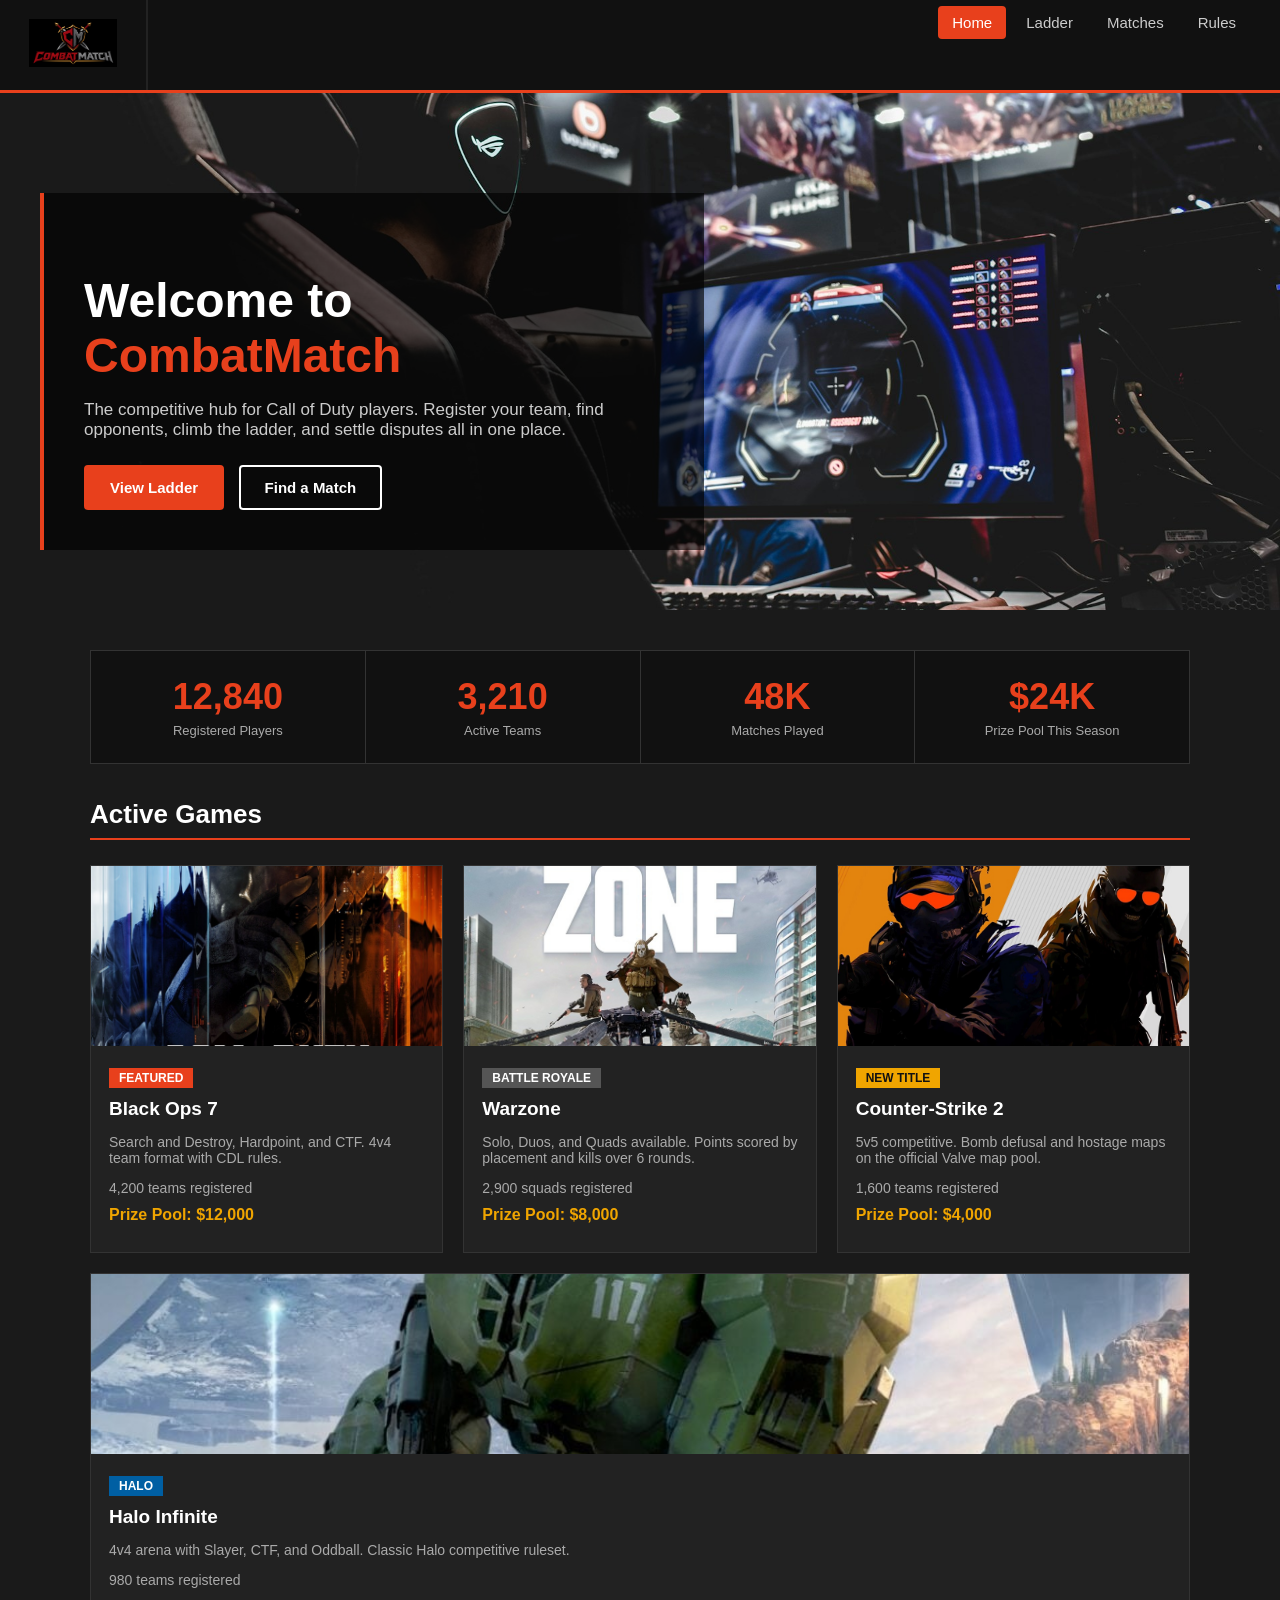
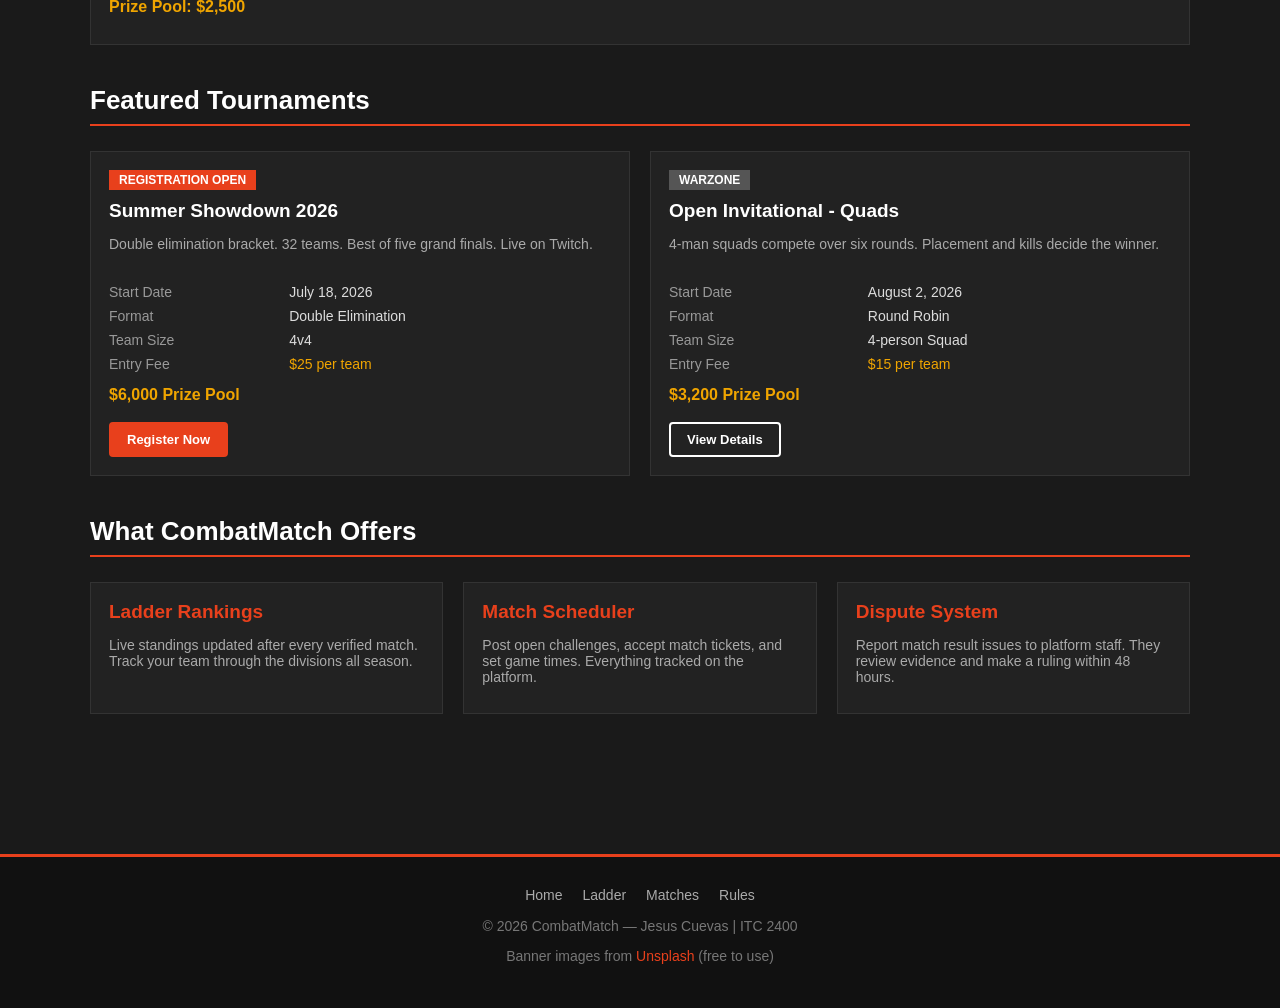
<file: index.html>
<!DOCTYPE html>
<html lang="en">
<head>
    <meta charset="UTF-8">
    <meta name="viewport" content="width=device-width, initial-scale=1.0">
    <title>CombatMatch - Home</title>
    <link rel="stylesheet" href="stylesheets/style.css">
</head>
<body>

<!-- Navigation -->
<header>
    <nav class="navbar">
        <div class="logo-col"><a href="index.html" class="logo"><img src="images/logo.jpg" alt="CombatMatch" style="height: 48px; width: auto;"></a></div><div class="nav-area"><ul>
        <li><a href="index.html" class="active">Home</a></li>
        <li><a href="ladder.html">Ladder</a></li>
        <li><a href="matches.html">Matches</a></li>
        <li><a href="rules.html">Rules</a></li>
    </ul></div></nav>
</header>

<!-- hero banner -->
<section class="hero">
    <div class="hero-overlay">
        <h1>Welcome to <span>CombatMatch</span></h1>
        <p>The competitive hub for Call of Duty players. Register your team, find opponents, climb the ladder, and settle disputes all in one place.</p>
        <a href="ladder.html" class="btn">View Ladder</a>
        <a href="matches.html" class="btn btn-outline">Find a Match</a>
    </div>
</section>

<main class="content">

    <!-- stats bar at top -->
    <div class="stats-bar" style="margin-bottom: 35px;">
        <div class="stat-box">
            <span class="number">12,840</span>
            <span class="label">Registered Players</span>
        </div>
        <div class="stat-box">
            <span class="number">3,210</span>
            <span class="label">Active Teams</span>
        </div>
        <div class="stat-box">
            <span class="number">48K</span>
            <span class="label">Matches Played</span>
        </div>
        <div class="stat-box">
            <span class="number">$24K</span>
            <span class="label">Prize Pool This Season</span>
        </div>
    </div>

    <h2 class="section-title">Active Games</h2>

    <!-- game cards  -->
    <div class="card-grid">

        <article class="card">
            <img src="images/bo7.jpg" alt="Black Ops 7">
            <div class="card-body">
                <span class="tag">Featured</span>
                <h3>Black Ops 7</h3>
                <p>Search and Destroy, Hardpoint, and CTF. 4v4 team format with CDL rules.</p>
                <p>4,200 teams registered</p>
                <p class="prize">Prize Pool: $12,000</p>
            </div>
        </article>

        <article class="card">
            <img src="images/warzone.jpg" alt="Warzone">
            <div class="card-body">
                <span class="tag" style="background-color: #555555;">Battle Royale</span>
                <h3>Warzone</h3>
                <p>Solo, Duos, and Quads available. Points scored by placement and kills over 6 rounds.</p>
                <p>2,900 squads registered</p>
                <p class="prize">Prize Pool: $8,000</p>
            </div>
        </article>

        <article class="card">
            <img src="images/cs2.jpg" alt="Counter-Strike 2">
            <div class="card-body">
                <span class="tag" style="background-color: #f0a500; color: #111111;">New Title</span>
                <h3>Counter-Strike 2</h3>
                <p>5v5 competitive. Bomb defusal and hostage maps on the official Valve map pool.</p>
                <p>1,600 teams registered</p>
                <p class="prize">Prize Pool: $4,000</p>
            </div>
        </article>

        <article class="card">
            <img src="images/halo.jpg" alt="Halo Infinite">
            <div class="card-body">
                <span class="tag" style="background-color: #005fa3;">Halo</span>
                <h3>Halo Infinite</h3>
                <p>4v4 arena with Slayer, CTF, and Oddball. Classic Halo competitive ruleset.</p>
                <p>980 teams registered</p>
                <p class="prize">Prize Pool: $2,500</p>
            </div>
        </article>

    </div>

    <!-- TODO: make this section look better later -->
    <h2 class="section-title">Featured Tournaments</h2>

    <div class="card-grid">

        <article class="card">
            <div class="card-body">
                <span class="tag">Registration Open</span>
                <h3>Summer Showdown 2026</h3>
                <p>Double elimination bracket. 32 teams. Best of five grand finals. Live on Twitch.</p>
                <br>
                <table style="margin: 0; background: none; font-size: 14px;">
                    <tr>
                        <td style="padding: 4px 0; color: #999999; border: none;">Start Date</td>
                        <td style="padding: 4px 0; border: none;">July 18, 2026</td>
                    </tr>
                    <tr>
                        <td style="padding: 4px 0; color: #999999; border: none;">Format</td>
                        <td style="padding: 4px 0; border: none;">Double Elimination</td>
                    </tr>
                    <tr>
                        <td style="padding: 4px 0; color: #999999; border: none;">Team Size</td>
                        <td style="padding: 4px 0; border: none;">4v4</td>
                    </tr>
                    <tr>
                        <td style="padding: 4px 0; color: #999999; border: none;">Entry Fee</td>
                        <td style="padding: 4px 0; color: #f0a500; border: none;">$25 per team</td>
                    </tr>
                </table>
                <p class="prize">$6,000 Prize Pool</p>
                <a href="matches.html" class="btn" style="font-size: 13px; padding: 8px 16px; margin-top: 8px;">Register Now</a>
            </div>
        </article>

        <article class="card">
            <div class="card-body">
                <span class="tag" style="background-color: #555555;">Warzone</span>
                <h3>Open Invitational - Quads</h3>
                <p>4-man squads compete over six rounds. Placement and kills decide the winner.</p>
                <br>
                <table style="margin: 0; background: none; font-size: 14px;">
                    <tr>
                        <td style="padding: 4px 0; color: #999999; border: none;">Start Date</td>
                        <td style="padding: 4px 0; border: none;">August 2, 2026</td>
                    </tr>
                    <tr>
                        <td style="padding: 4px 0; color: #999999; border: none;">Format</td>
                        <td style="padding: 4px 0; border: none;">Round Robin</td>
                    </tr>
                    <tr>
                        <td style="padding: 4px 0; color: #999999; border: none;">Team Size</td>
                        <td style="padding: 4px 0; border: none;">4-person Squad</td>
                    </tr>
                    <tr>
                        <td style="padding: 4px 0; color: #999999; border: none;">Entry Fee</td>
                        <td style="padding: 4px 0; color: #f0a500; border: none;">$15 per team</td>
                    </tr>
                </table>
                <p class="prize">$3,200 Prize Pool</p>
                <a href="matches.html" class="btn btn-outline" style="font-size: 13px; padding: 8px 16px; margin-top: 8px;">View Details</a>
            </div>
        </article>

    </div>

    <h2 class="section-title">What CombatMatch Offers</h2>

    <div class="card-grid">
        <div class="card">
            <div class="card-body">
                <h3 style="color: #e8401c;">Ladder Rankings</h3>
                <p>Live standings updated after every verified match. Track your team through the divisions all season.</p>
            </div>
        </div>
        <div class="card">
            <div class="card-body">
                <h3 style="color: #e8401c;">Match Scheduler</h3>
                <p>Post open challenges, accept match tickets, and set game times. Everything tracked on the platform.</p>
            </div>
        </div>
        <div class="card">
            <div class="card-body">
                <h3 style="color: #e8401c;">Dispute System</h3>
                <p>Report match result issues to platform staff. They review evidence and make a ruling within 48 hours.</p>
            </div>
        </div>
    </div>

</main>

<footer>
    <div class="footer-links">
        <a href="index.html">Home</a>
        <a href="ladder.html">Ladder</a>
        <a href="matches.html">Matches</a>
        <a href="rules.html">Rules</a>
    </div>
    <p>&copy; 2026 CombatMatch &mdash; Jesus Cuevas | ITC 2400</p>
    <p>Banner images from <a href="https://unsplash.com" target="_blank">Unsplash</a> (free to use)</p>
</footer>

</body>
</html>
</file>
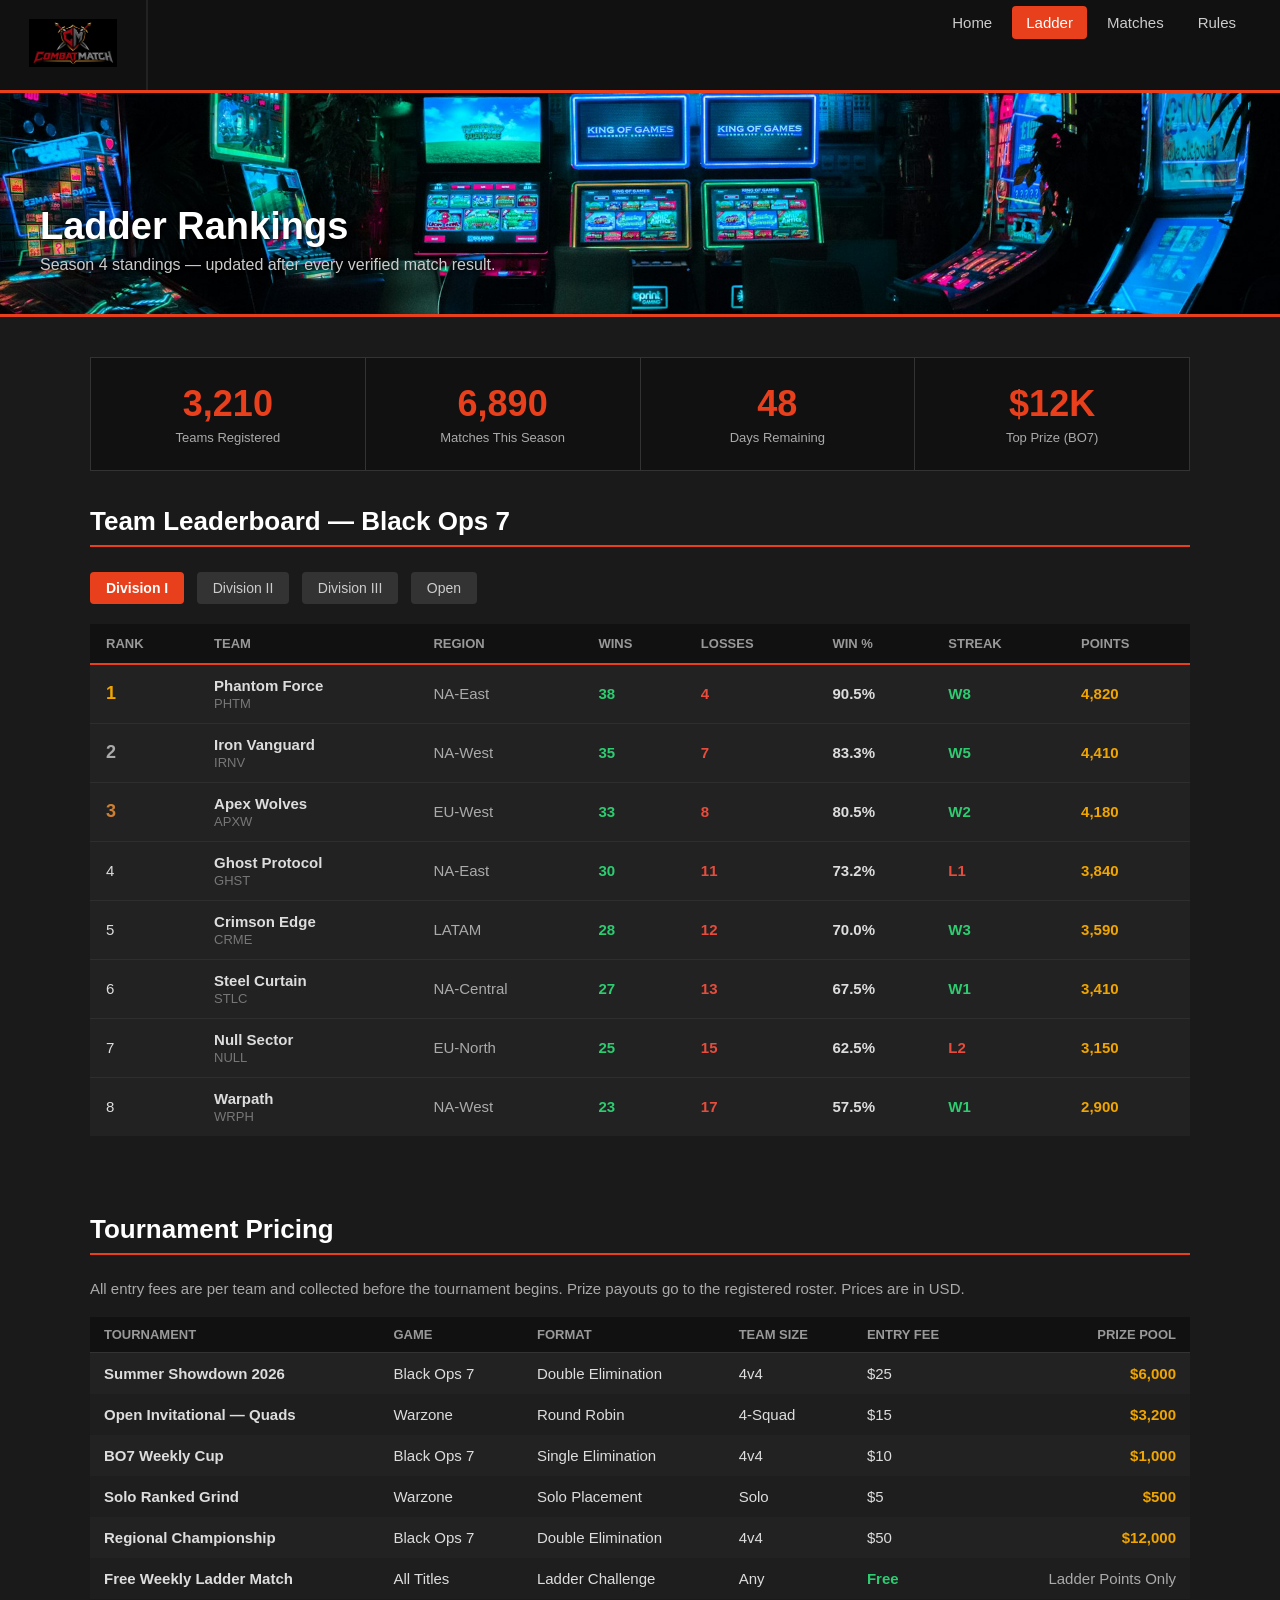
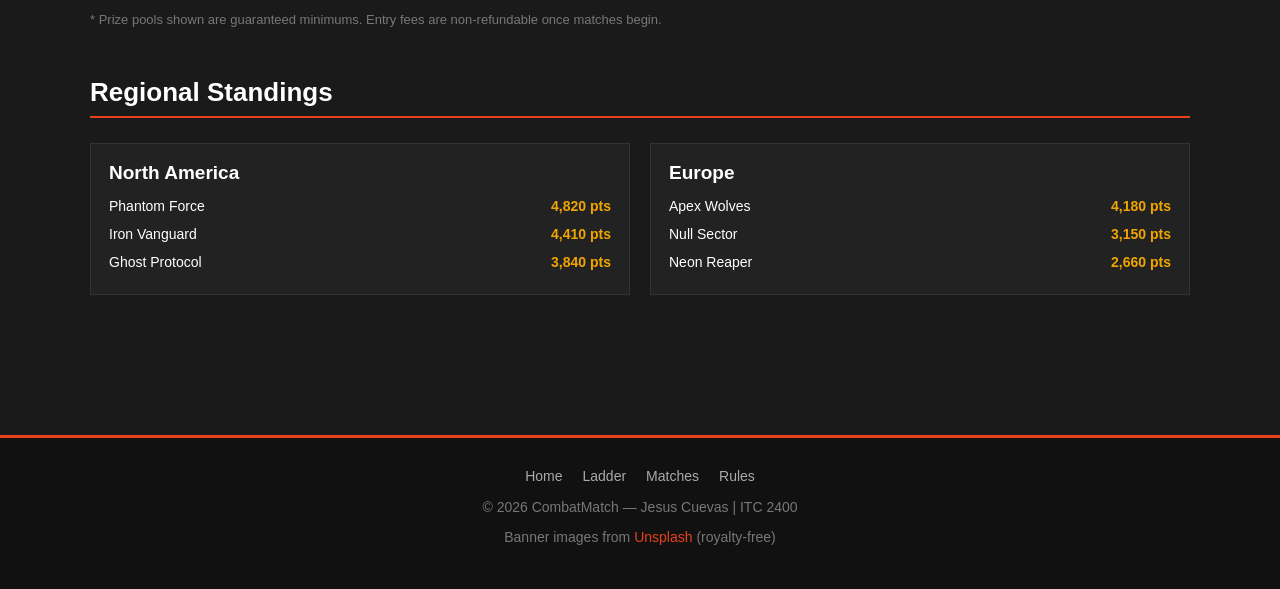
<file: ladder.html>
<!DOCTYPE html>
<html lang="en">
<head>
    <meta charset="UTF-8">
    <meta name="viewport" content="width=device-width, initial-scale=1.0">
    <title>Ladder Rankings - CombatMatch</title>
    <link rel="stylesheet" href="stylesheets/style.css">
</head>
<body>

    <!-- nav bar -->
    <header>
        <nav class="navbar">
            <div class="logo-col"><a href="index.html" class="logo"><img src="images/logo.jpg" alt="CombatMatch" style="height: 48px; width: auto;"></a></div><div class="nav-area"><ul>
                <li><a href="index.html">Home</a></li>
                <li><a href="ladder.html" class="active">Ladder</a></li>
                <li><a href="matches.html">Matches</a></li>
                <li><a href="rules.html">Rules</a></li>
            </ul></div></nav>
    </header>

    <!-- banner -->
    <section class="page-banner" style="background-image: url('images/ladder-banner.jpg');">
        <h1>Ladder Rankings</h1>
        <p>Season 4 standings &mdash; updated after every verified match result.</p>
    </section>

    <main class="content">

        <!-- stats at top -->
        <div class="stats-bar" style="margin-bottom: 35px;">
            <div class="stat-box">
                <span class="number">3,210</span>
                <span class="label">Teams Registered</span>
            </div>
            <div class="stat-box">
                <span class="number">6,890</span>
                <span class="label">Matches This Season</span>
            </div>
            <div class="stat-box">
                <span class="number">48</span>
                <span class="label">Days Remaining</span>
            </div>
            <div class="stat-box">
                <span class="number">$12K</span>
                <span class="label">Top Prize (BO7)</span>
            </div>
        </div>

        <!-- leaderboard table -->
        <h2 class="section-title">Team Leaderboard &mdash; Black Ops 7</h2>

        <!-- filter buttons - I didnt make these work yet -->
        <div style="margin-bottom: 20px;">
            <a href="#" style="display:inline-block; padding: 8px 16px; background-color: #e8401c; color: white; border-radius: 4px; text-decoration: none; font-size: 14px; font-weight: bold; margin-right: 8px;">Division I</a>
            <a href="#" style="display:inline-block; padding: 8px 16px; background-color: #333333; color: #cccccc; border-radius: 4px; text-decoration: none; font-size: 14px; margin-right: 8px;">Division II</a>
            <a href="#" style="display:inline-block; padding: 8px 16px; background-color: #333333; color: #cccccc; border-radius: 4px; text-decoration: none; font-size: 14px; margin-right: 8px;">Division III</a>
            <a href="#" style="display:inline-block; padding: 8px 16px; background-color: #333333; color: #cccccc; border-radius: 4px; text-decoration: none; font-size: 14px;">Open</a>
        </div>

        <table>
            <thead>
                <tr>
                    <th>Rank</th>
                    <th>Team</th>
                    <th>Region</th>
                    <th>Wins</th>
                    <th>Losses</th>
                    <th>Win %</th>
                    <th>Streak</th>
                    <th>Points</th>
                </tr>
            </thead>
            <tbody>
                <tr>
                    <td style="color: #f0a500; font-weight: bold; font-size: 18px;">1</td>
                    <td>
                        <strong>Phantom Force</strong><br>
                        <span style="color: #777777; font-size: 13px;">PHTM</span>
                    </td>
                    <td style="color: #aaaaaa;">NA-East</td>
                    <td class="win">38</td>
                    <td class="loss">4</td>
                    <td><strong>90.5%</strong></td>
                    <td style="color: #2ecc71; font-weight: bold;">W8</td>
                    <td class="gold">4,820</td>
                </tr>
                <tr>
                    <td style="color: #aaaaaa; font-weight: bold; font-size: 18px;">2</td>
                    <td>
                        <strong>Iron Vanguard</strong><br>
                        <span style="color: #777777; font-size: 13px;">IRNV</span>
                    </td>
                    <td style="color: #aaaaaa;">NA-West</td>
                    <td class="win">35</td>
                    <td class="loss">7</td>
                    <td><strong>83.3%</strong></td>
                    <td style="color: #2ecc71; font-weight: bold;">W5</td>
                    <td class="gold">4,410</td>
                </tr>
                <tr>
                    <td style="color: #cd7f32; font-weight: bold; font-size: 18px;">3</td>
                    <td>
                        <strong>Apex Wolves</strong><br>
                        <span style="color: #777777; font-size: 13px;">APXW</span>
                    </td>
                    <td style="color: #aaaaaa;">EU-West</td>
                    <td class="win">33</td>
                    <td class="loss">8</td>
                    <td><strong>80.5%</strong></td>
                    <td style="color: #2ecc71; font-weight: bold;">W2</td>
                    <td class="gold">4,180</td>
                </tr>
                <tr>
                    <td>4</td>
                    <td>
                        <strong>Ghost Protocol</strong><br>
                        <span style="color: #777777; font-size: 13px;">GHST</span>
                    </td>
                    <td style="color: #aaaaaa;">NA-East</td>
                    <td class="win">30</td>
                    <td class="loss">11</td>
                    <td><strong>73.2%</strong></td>
                    <td class="loss">L1</td>
                    <td class="gold">3,840</td>
                </tr>
                <tr>
                    <td>5</td>
                    <td>
                        <strong>Crimson Edge</strong><br>
                        <span style="color: #777777; font-size: 13px;">CRME</span>
                    </td>
                    <td style="color: #aaaaaa;">LATAM</td>
                    <td class="win">28</td>
                    <td class="loss">12</td>
                    <td><strong>70.0%</strong></td>
                    <td style="color: #2ecc71; font-weight: bold;">W3</td>
                    <td class="gold">3,590</td>
                </tr>
                <tr>
                    <td>6</td>
                    <td>
                        <strong>Steel Curtain</strong><br>
                        <span style="color: #777777; font-size: 13px;">STLC</span>
                    </td>
                    <td style="color: #aaaaaa;">NA-Central</td>
                    <td class="win">27</td>
                    <td class="loss">13</td>
                    <td><strong>67.5%</strong></td>
                    <td style="color: #2ecc71; font-weight: bold;">W1</td>
                    <td class="gold">3,410</td>
                </tr>
                <tr>
                    <td>7</td>
                    <td>
                        <strong>Null Sector</strong><br>
                        <span style="color: #777777; font-size: 13px;">NULL</span>
                    </td>
                    <td style="color: #aaaaaa;">EU-North</td>
                    <td class="win">25</td>
                    <td class="loss">15</td>
                    <td><strong>62.5%</strong></td>
                    <td class="loss">L2</td>
                    <td class="gold">3,150</td>
                </tr>
                <tr>
                    <td>8</td>
                    <td>
                        <strong>Warpath</strong><br>
                        <span style="color: #777777; font-size: 13px;">WRPH</span>
                    </td>
                    <td style="color: #aaaaaa;">NA-West</td>
                    <td class="win">23</td>
                    <td class="loss">17</td>
                    <td><strong>57.5%</strong></td>
                    <td style="color: #2ecc71; font-weight: bold;">W1</td>
                    <td class="gold">2,900</td>
                </tr>
            </tbody>
        </table>

        <!-- pricing table -->
        <br>
        <h2 class="section-title" style="margin-top: 30px;">Tournament Pricing</h2>

        <p style="color: #aaaaaa; font-size: 15px; margin-bottom: 20px;">
            All entry fees are per team and collected before the tournament begins. Prize payouts go to the registered roster. Prices are in USD.
        </p>

        
        <table class="pricing-table">
            <thead>
                <tr>
                    <th>Tournament</th>
                    <th>Game</th>
                    <th>Format</th>
                    <th>Team Size</th>
                    <th>Entry Fee</th>
                    <th style="text-align: right;">Prize Pool</th>
                </tr>
            </thead>
            <tbody>
                <tr>
                    <td><strong>Summer Showdown 2026</strong></td>
                    <td>Black Ops 7</td>
                    <td>Double Elimination</td>
                    <td>4v4</td>
                    <td>$25</td>
                    <td>$6,000</td>
                </tr>
                <tr>
                    <td><strong>Open Invitational &mdash; Quads</strong></td>
                    <td>Warzone</td>
                    <td>Round Robin</td>
                    <td>4-Squad</td>
                    <td>$15</td>
                    <td>$3,200</td>
                </tr>
                <tr>
                    <td><strong>BO7 Weekly Cup</strong></td>
                    <td>Black Ops 7</td>
                    <td>Single Elimination</td>
                    <td>4v4</td>
                    <td>$10</td>
                    <td>$1,000</td>
                </tr>
                <tr>
                    <td><strong>Solo Ranked Grind</strong></td>
                    <td>Warzone</td>
                    <td>Solo Placement</td>
                    <td>Solo</td>
                    <td>$5</td>
                    <td>$500</td>
                </tr>
                <tr>
                    <td><strong>Regional Championship</strong></td>
                    <td>Black Ops 7</td>
                    <td>Double Elimination</td>
                    <td>4v4</td>
                    <td>$50</td>
                    <td>$12,000</td>
                </tr>
                <tr>
                    <td><strong>Free Weekly Ladder Match</strong></td>
                    <td>All Titles</td>
                    <td>Ladder Challenge</td>
                    <td>Any</td>
                    <td style="color: #2ecc71; font-weight: bold;">Free</td>
                    <td style="color: #aaaaaa; font-weight: normal;">Ladder Points Only</td>
                </tr>
            </tbody>
        </table>

        <p class="note">* Prize pools shown are guaranteed minimums. Entry fees are non-refundable once matches begin.</p>

        <!-- regional section -->
        <h2 class="section-title" style="margin-top: 50px;">Regional Standings</h2>

        <div class="card-grid">
            <div class="card">
                <div class="card-body">
                    <h3>North America</h3>
                    <table style="background: none; margin: 0; font-size: 14px;">
                        <tr>
                            <td style="border: none; padding: 6px 0; color: #ffffff;">Phantom Force</td>
                            <td style="border: none; padding: 6px 0; color: #f0a500; font-weight: bold; text-align: right;">4,820 pts</td>
                        </tr>
                        <tr>
                            <td style="border: none; padding: 6px 0; color: #ffffff;">Iron Vanguard</td>
                            <td style="border: none; padding: 6px 0; color: #f0a500; font-weight: bold; text-align: right;">4,410 pts</td>
                        </tr>
                        <tr>
                            <td style="border: none; padding: 6px 0; color: #ffffff;">Ghost Protocol</td>
                            <td style="border: none; padding: 6px 0; color: #f0a500; font-weight: bold; text-align: right;">3,840 pts</td>
                        </tr>
                    </table>
                </div>
            </div>
            <div class="card">
                <div class="card-body">
                    <h3>Europe</h3>
                    <table style="background: none; margin: 0; font-size: 14px;">
                        <tr>
                            <td style="border: none; padding: 6px 0; color: #ffffff;">Apex Wolves</td>
                            <td style="border: none; padding: 6px 0; color: #f0a500; font-weight: bold; text-align: right;">4,180 pts</td>
                        </tr>
                        <tr>
                            <td style="border: none; padding: 6px 0; color: #ffffff;">Null Sector</td>
                            <td style="border: none; padding: 6px 0; color: #f0a500; font-weight: bold; text-align: right;">3,150 pts</td>
                        </tr>
                        <tr>
                            <td style="border: none; padding: 6px 0; color: #ffffff;">Neon Reaper</td>
                            <td style="border: none; padding: 6px 0; color: #f0a500; font-weight: bold; text-align: right;">2,660 pts</td>
                        </tr>
                    </table>
                </div>
            </div>
        </div>

    </main>

    <!-- Footer -->
    <footer>
        <div class="footer-links">
            <a href="index.html">Home</a>
            <a href="ladder.html">Ladder</a>
            <a href="matches.html">Matches</a>
            <a href="rules.html">Rules</a>
        </div>
        <p>&copy; 2026 CombatMatch &mdash; Jesus Cuevas | ITC 2400</p>
        <p>Banner images from <a href="https://unsplash.com" target="_blank">Unsplash</a> (royalty-free)</p>
    </footer>

</body>
</html>
</file>
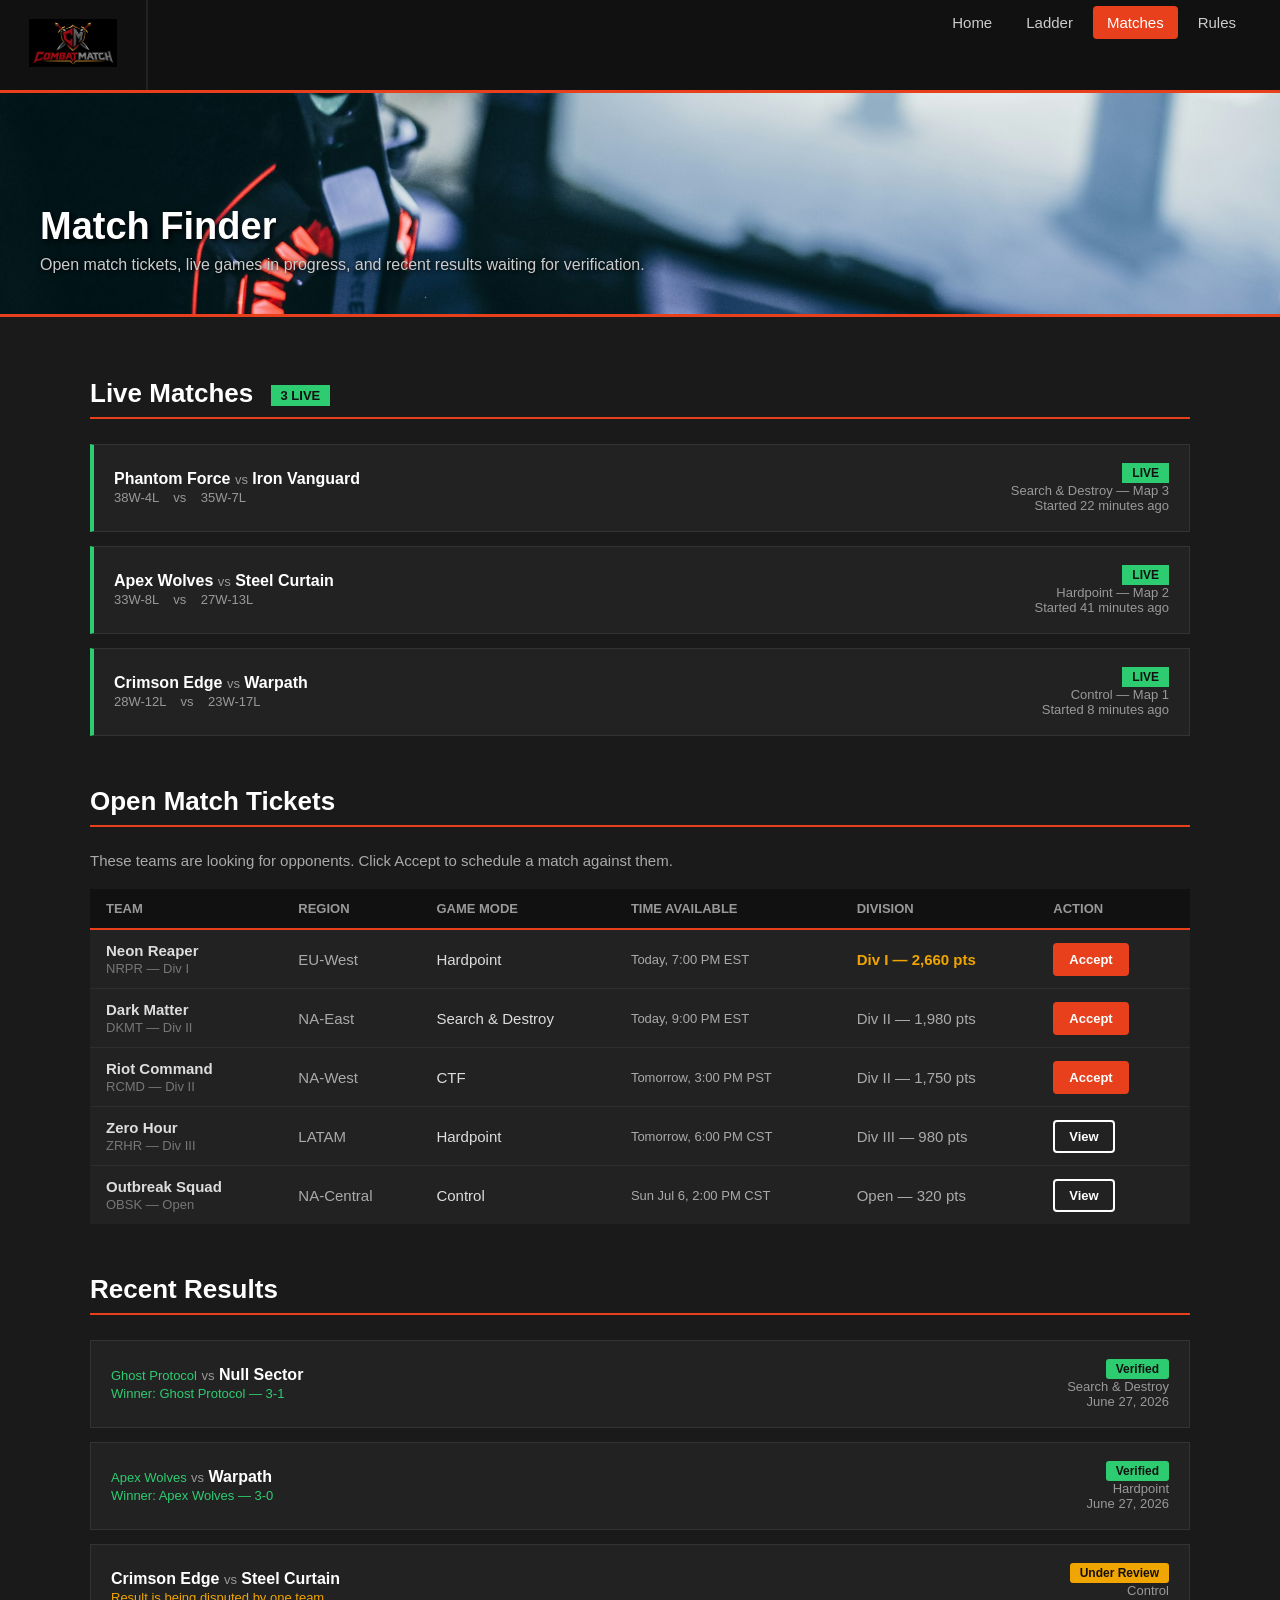
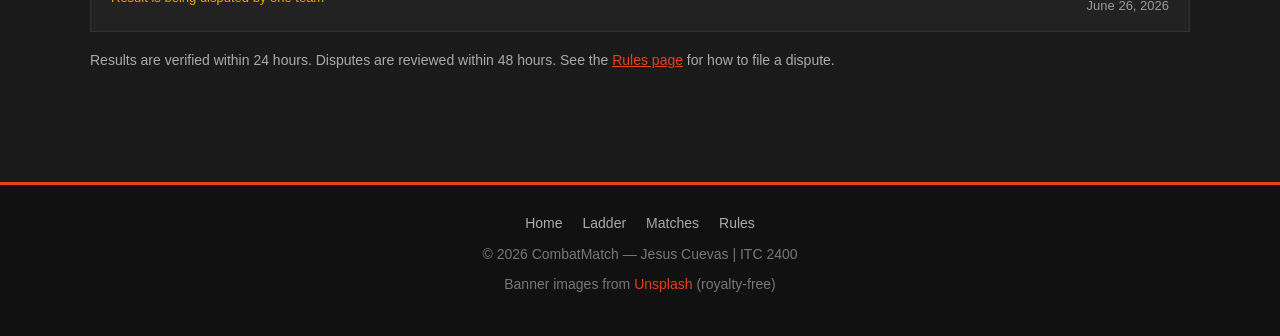
<file: matches.html>
<!DOCTYPE html>
<html lang="en">
<head>
    <meta charset="UTF-8">
    <meta name="viewport" content="width=device-width, initial-scale=1.0">
    <title>Match Finder - CombatMatch</title>
    <link rel="stylesheet" href="stylesheets/style.css">
</head>
<body>

    <!-- navigation -->
    <header>
        <nav class="navbar">
            <div class="logo-col"><a href="index.html" class="logo"><img src="images/logo.jpg" alt="CombatMatch" style="height: 48px; width: auto;"></a></div><div class="nav-area"><ul>
                <li><a href="index.html">Home</a></li>
                <li><a href="ladder.html">Ladder</a></li>
                <li><a href="matches.html" class="active">Matches</a></li>
                <li><a href="rules.html">Rules</a></li>
            </ul></div></nav>
    </header>

    <!-- page banner -->
    <section class="page-banner" style="background-image: url('images/matches-banner.jpg');">
        <h1>Match Finder</h1>
        <p>Open match tickets, live games in progress, and recent results waiting for verification.</p>
    </section>

    <main class="content">

        <!-- live matches -->
        <h2 class="section-title">
            Live Matches
            <span class="live-badge" style="font-size: 13px; vertical-align: middle; margin-left: 10px;">3 Live</span>
        </h2>

        <article class="match-card live">
            <div class="teams">
                Phantom Force <span>vs</span> Iron Vanguard<br>
                <span>38W-4L &nbsp;&nbsp; vs &nbsp;&nbsp; 35W-7L</span>
            </div>
            <div class="meta">
                <span class="live-badge">Live</span><br>
                Search &amp; Destroy &mdash; Map 3<br>
                Started 22 minutes ago
            </div>
        </article>

        <article class="match-card live">
            <div class="teams">
                Apex Wolves <span>vs</span> Steel Curtain<br>
                <span>33W-8L &nbsp;&nbsp; vs &nbsp;&nbsp; 27W-13L</span>
            </div>
            <div class="meta">
                <span class="live-badge">Live</span><br>
                Hardpoint &mdash; Map 2<br>
                Started 41 minutes ago
            </div>
        </article>

        <article class="match-card live">
            <div class="teams">
                Crimson Edge <span>vs</span> Warpath<br>
                <span>28W-12L &nbsp;&nbsp; vs &nbsp;&nbsp; 23W-17L</span>
            </div>
            <div class="meta">
                <span class="live-badge">Live</span><br>
                Control &mdash; Map 1<br>
                Started 8 minutes ago
            </div>
        </article>

        <!-- Open Match Tickets -->
        <h2 class="section-title" style="margin-top: 50px;">Open Match Tickets</h2>

        <p style="color: #aaaaaa; margin-bottom: 20px; font-size: 15px;">
            These teams are looking for opponents. Click Accept to schedule a match against them.
        </p>

        <table>
            <thead>
                <tr>
                    <th>Team</th>
                    <th>Region</th>
                    <th>Game Mode</th>
                    <th>Time Available</th>
                    <th>Division</th>
                    <th>Action</th>
                </tr>
            </thead>
            <tbody>
                <tr>
                    <td>
                        <strong>Neon Reaper</strong><br>
                        <span style="color: #777777; font-size: 13px;">NRPR &mdash; Div I</span>
                    </td>
                    <td style="color: #aaaaaa;">EU-West</td>
                    <td>Hardpoint</td>
                    <td style="color: #aaaaaa; font-size: 13px;">Today, 7:00 PM EST</td>
                    <td><span style="color: #f0a500; font-weight: bold;">Div I &mdash; 2,660 pts</span></td>
                    <td><a href="#" class="btn" style="font-size: 13px; padding: 7px 14px;">Accept</a></td>
                </tr>
                <tr>
                    <td>
                        <strong>Dark Matter</strong><br>
                        <span style="color: #777777; font-size: 13px;">DKMT &mdash; Div II</span>
                    </td>
                    <td style="color: #aaaaaa;">NA-East</td>
                    <td>Search &amp; Destroy</td>
                    <td style="color: #aaaaaa; font-size: 13px;">Today, 9:00 PM EST</td>
                    <td><span style="color: #aaaaaa;">Div II &mdash; 1,980 pts</span></td>
                    <td><a href="#" class="btn" style="font-size: 13px; padding: 7px 14px;">Accept</a></td>
                </tr>
                <tr>
                    <td>
                        <strong>Riot Command</strong><br>
                        <span style="color: #777777; font-size: 13px;">RCMD &mdash; Div II</span>
                    </td>
                    <td style="color: #aaaaaa;">NA-West</td>
                    <td>CTF</td>
                    <td style="color: #aaaaaa; font-size: 13px;">Tomorrow, 3:00 PM PST</td>
                    <td><span style="color: #aaaaaa;">Div II &mdash; 1,750 pts</span></td>
                    <td><a href="#" class="btn" style="font-size: 13px; padding: 7px 14px;">Accept</a></td>
                </tr>
                <tr>
                    <td>
                        <strong>Zero Hour</strong><br>
                        <span style="color: #777777; font-size: 13px;">ZRHR &mdash; Div III</span>
                    </td>
                    <td style="color: #aaaaaa;">LATAM</td>
                    <td>Hardpoint</td>
                    <td style="color: #aaaaaa; font-size: 13px;">Tomorrow, 6:00 PM CST</td>
                    <td><span style="color: #aaaaaa;">Div III &mdash; 980 pts</span></td>
                    <td><a href="#" class="btn btn-outline" style="font-size: 13px; padding: 7px 14px;">View</a></td>
                </tr>
                <tr>
                    <td>
                        <strong>Outbreak Squad</strong><br>
                        <span style="color: #777777; font-size: 13px;">OBSK &mdash; Open</span>
                    </td>
                    <td style="color: #aaaaaa;">NA-Central</td>
                    <td>Control</td>
                    <td style="color: #aaaaaa; font-size: 13px;">Sun Jul 6, 2:00 PM CST</td>
                    <td><span style="color: #aaaaaa;">Open &mdash; 320 pts</span></td>
                    <td><a href="#" class="btn btn-outline" style="font-size: 13px; padding: 7px 14px;">View</a></td>
                </tr>
            </tbody>
        </table>

        <!-- Recent Results -->
        <h2 class="section-title" style="margin-top: 50px;">Recent Results</h2>

        <article class="match-card">
            <div class="teams">
                <span style="color: #2ecc71;">Ghost Protocol</span> <span>vs</span> Null Sector<br>
                <span style="color: #2ecc71;">Winner: Ghost Protocol &mdash; 3-1</span>
            </div>
            <div class="meta">
                <span style="background-color: #2ecc71; color: #111; display:inline-block; padding: 3px 10px; border-radius:3px; font-weight:bold; font-size:12px;">Verified</span><br>
                Search &amp; Destroy<br>
                June 27, 2026
            </div>
        </article>

        <article class="match-card">
            <div class="teams">
                <span style="color: #2ecc71;">Apex Wolves</span> <span>vs</span> Warpath<br>
                <span style="color: #2ecc71;">Winner: Apex Wolves &mdash; 3-0</span>
            </div>
            <div class="meta">
                <span style="background-color: #2ecc71; color: #111; display:inline-block; padding: 3px 10px; border-radius:3px; font-weight:bold; font-size:12px;">Verified</span><br>
                Hardpoint<br>
                June 27, 2026
            </div>
        </article>

        <article class="match-card">
            <div class="teams">
                Crimson Edge <span>vs</span> Steel Curtain<br>
                <span style="color: #f0a500;">Result is being disputed by one team</span>
            </div>
            <div class="meta">
                <span style="background-color: #f0a500; color: #111; display:inline-block; padding: 3px 10px; border-radius:3px; font-weight:bold; font-size:12px;">Under Review</span><br>
                Control<br>
                June 26, 2026
            </div>
        </article>

        <p style="color: #aaaaaa; font-size: 14px; margin-top: 20px;">
            Results are verified within 24 hours. Disputes are reviewed within 48 hours.
            See the <a href="rules.html" style="color: #e8401c;">Rules page</a> for how to file a dispute.
        </p>

    </main>

    <!-- Footer -->
    <footer>
        <div class="footer-links">
            <a href="index.html">Home</a>
            <a href="ladder.html">Ladder</a>
            <a href="matches.html">Matches</a>
            <a href="rules.html">Rules</a>
        </div>
        <p>&copy; 2026 CombatMatch &mdash; Jesus Cuevas | ITC 2400</p>
        <p>Banner images from <a href="https://unsplash.com" target="_blank">Unsplash</a> (royalty-free)</p>
    </footer>

</body>
</html>
</file>
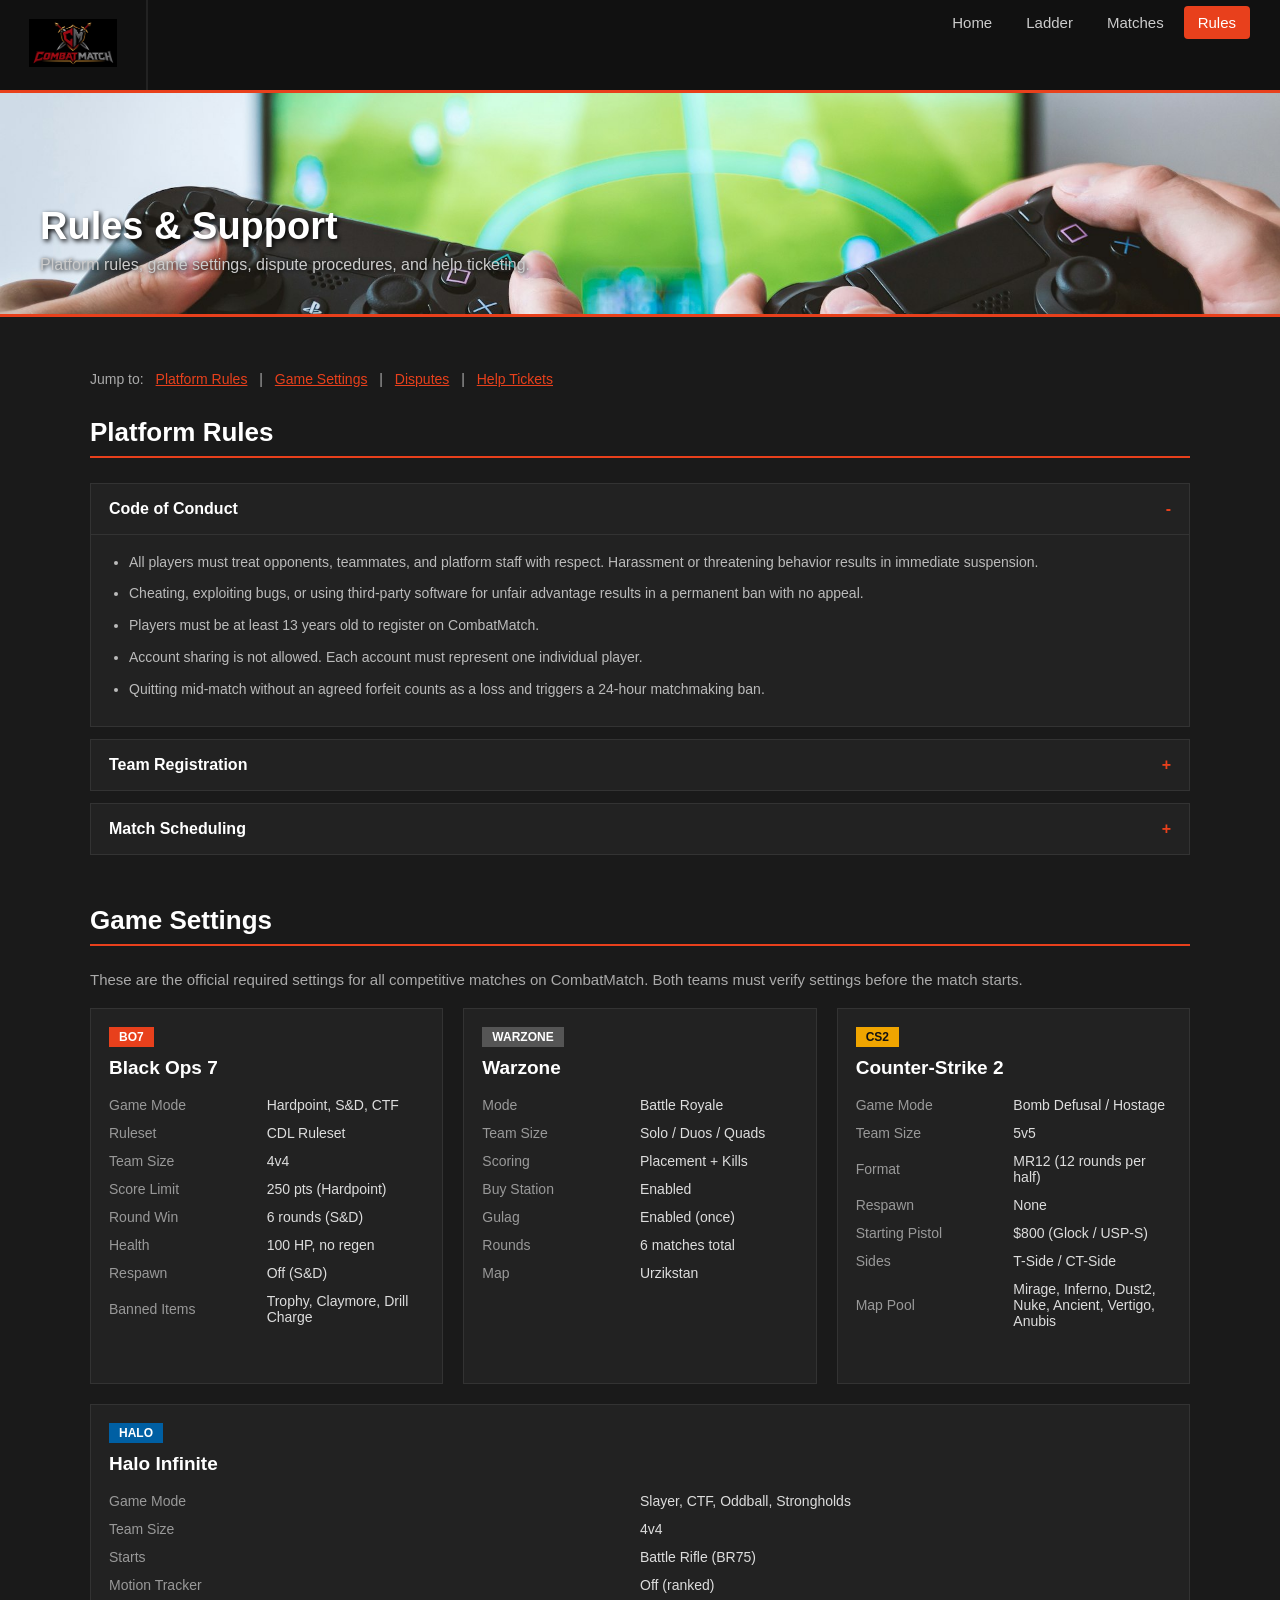
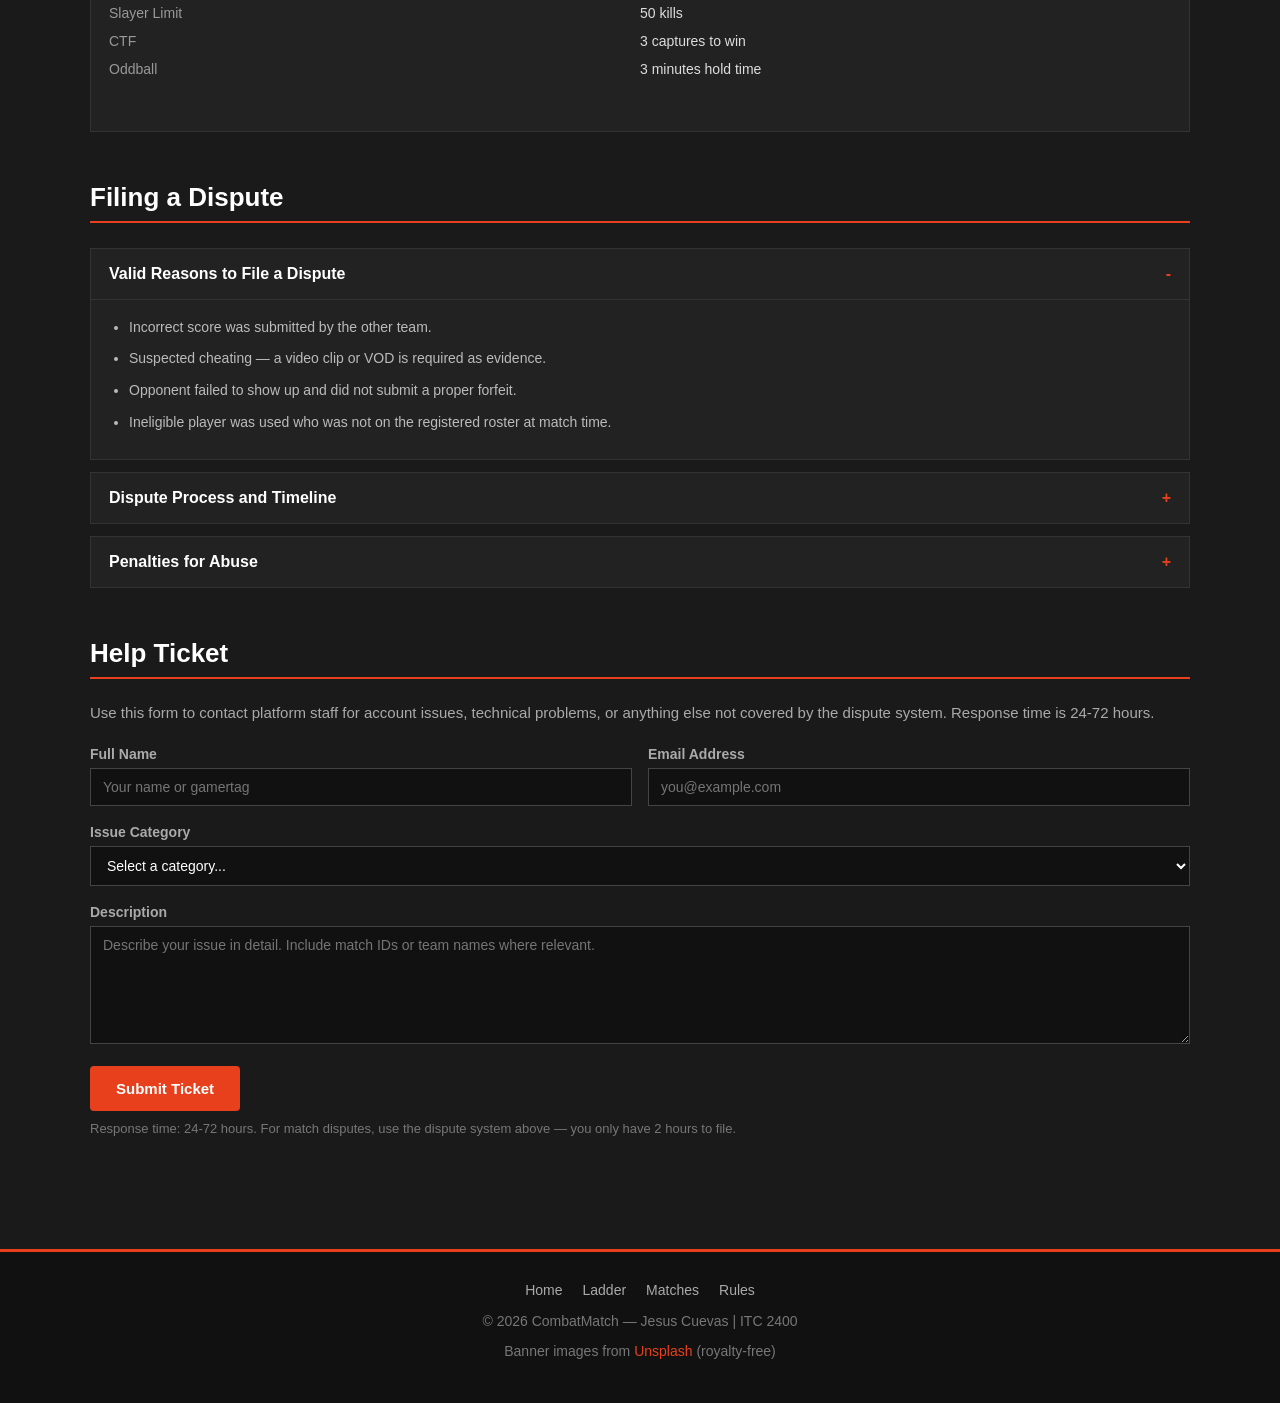
<file: rules.html>
<!DOCTYPE html>
<html lang="en">
<head>
    <meta charset="UTF-8">
    <meta name="viewport" content="width=device-width, initial-scale=1.0">
    <title>Rules &amp; Support - CombatMatch</title>
    <link rel="stylesheet" href="stylesheets/style.css">
</head>
<body>

    <!-- nav -->
    <header>
        <nav class="navbar">
            <div class="logo-col"><a href="index.html" class="logo"><img src="images/logo.jpg" alt="CombatMatch" style="height: 48px; width: auto;"></a></div><div class="nav-area"><ul>
                <li><a href="index.html">Home</a></li>
                <li><a href="ladder.html">Ladder</a></li>
                <li><a href="matches.html">Matches</a></li>
                <li><a href="rules.html" class="active">Rules</a></li>
            </ul></div></nav>
    </header>

    <!-- banner -->
    <section class="page-banner" style="background-image: url('images/rules-banner.jpg');">
        <h1>Rules &amp; Support</h1>
        <p>Platform rules, game settings, dispute procedures, and help ticketing.</p>
    </section>

    <main class="content">

        <!-- jump links at top -->
        <p style="margin-bottom: 30px; font-size: 14px; color: #aaaaaa;">
            Jump to:
            <a href="#platform" style="color: #e8401c; margin: 0 8px;">Platform Rules</a> |
            <a href="#settings" style="color: #e8401c; margin: 0 8px;">Game Settings</a> |
            <a href="#disputes" style="color: #e8401c; margin: 0 8px;">Disputes</a> |
            <a href="#tickets" style="color: #e8401c; margin: 0 8px;">Help Tickets</a>
        </p>

        <!-- platform rules section -->
        <section id="platform">
            <h2 class="section-title">Platform Rules</h2>

            <details class="rule-block" open>
                <summary>Code of Conduct</summary>
                <div class="rule-body">
                    <ul>
                        <li>All players must treat opponents, teammates, and platform staff with respect. Harassment or threatening behavior results in immediate suspension.</li>
                        <li>Cheating, exploiting bugs, or using third-party software for unfair advantage results in a permanent ban with no appeal.</li>
                        <li>Players must be at least 13 years old to register on CombatMatch.</li>
                        <li>Account sharing is not allowed. Each account must represent one individual player.</li>
                        <li>Quitting mid-match without an agreed forfeit counts as a loss and triggers a 24-hour matchmaking ban.</li>
                    </ul>
                </div>
            </details>

            <details class="rule-block">
                <summary>Team Registration</summary>
                <div class="rule-body">
                    <ul>
                        <li>Teams need a minimum of 4 players and a maximum roster of 8 (4 starters + 4 substitutes).</li>
                        <li>Team names and tags must be unique and free of offensive language. Tags are 2-5 uppercase characters only.</li>
                        <li>Team captains are responsible for accepting match tickets and reporting results within the required window.</li>
                        <li>Roster changes are locked 24 hours before a scheduled tournament match.</li>
                    </ul>
                </div>
            </details>

            <details class="rule-block">
                <summary>Match Scheduling</summary>
                <div class="rule-body">
                    <ul>
                        <li>Once both teams accept a match ticket, the schedule is final. Rescheduling requires mutual agreement at least 2 hours before match time.</li>
                        <li>Teams have a 15-minute grace period after the scheduled start. Failure to show results in a forfeit loss and a 150-point deduction.</li>
                        <li>All ladder matches must be completed within 7 days of the ticket being accepted.</li>
                        <li>Match results with screenshots must be submitted within 1 hour of the match ending.</li>
                    </ul>
                </div>
            </details>
        </section>

        <!-- game settings -->
        <section id="settings" style="margin-top: 50px;">
            <h2 class="section-title">Game Settings</h2>

            <p style="color: #aaaaaa; font-size: 15px; margin-bottom: 20px;">
                These are the official required settings for all competitive matches on CombatMatch. Both teams must verify settings before the match starts.
            </p>

            <div class="card-grid">

                <!-- bo7 card -->
                <article class="card">
                    <div class="card-body">
                        <span class="tag">BO7</span>
                        <h3>Black Ops 7</h3>
                        <table style="background: none; margin-top: 12px; font-size: 14px;">
                            <tr>
                                <td style="border: none; padding: 6px 0; color: #999999; width: 50%;">Game Mode</td>
                                <td style="border: none; padding: 6px 0;">Hardpoint, S&amp;D, CTF</td>
                            </tr>
                            <tr>
                                <td style="border: none; padding: 6px 0; color: #999999;">Ruleset</td>
                                <td style="border: none; padding: 6px 0;">CDL Ruleset</td>
                            </tr>
                            <tr>
                                <td style="border: none; padding: 6px 0; color: #999999;">Team Size</td>
                                <td style="border: none; padding: 6px 0;">4v4</td>
                            </tr>
                            <tr>
                                <td style="border: none; padding: 6px 0; color: #999999;">Score Limit</td>
                                <td style="border: none; padding: 6px 0;">250 pts (Hardpoint)</td>
                            </tr>
                            <tr>
                                <td style="border: none; padding: 6px 0; color: #999999;">Round Win</td>
                                <td style="border: none; padding: 6px 0;">6 rounds (S&amp;D)</td>
                            </tr>
                            <tr>
                                <td style="border: none; padding: 6px 0; color: #999999;">Health</td>
                                <td style="border: none; padding: 6px 0;">100 HP, no regen</td>
                            </tr>
                            <tr>
                                <td style="border: none; padding: 6px 0; color: #999999;">Respawn</td>
                                <td style="border: none; padding: 6px 0;">Off (S&amp;D)</td>
                            </tr>
                            <tr>
                                <td style="border: none; padding: 6px 0; color: #999999;">Banned Items</td>
                                <td style="border: none; padding: 6px 0;">Trophy, Claymore, Drill Charge</td>
                            </tr>
                        </table>
                    </div>
                </article>

                <!-- warzone card -->
                <article class="card">
                    <div class="card-body">
                        <span class="tag" style="background-color: #555555;">Warzone</span>
                        <h3>Warzone</h3>
                        <table style="background: none; margin-top: 12px; font-size: 14px;">
                            <tr>
                                <td style="border: none; padding: 6px 0; color: #999999; width: 50%;">Mode</td>
                                <td style="border: none; padding: 6px 0;">Battle Royale</td>
                            </tr>
                            <tr>
                                <td style="border: none; padding: 6px 0; color: #999999;">Team Size</td>
                                <td style="border: none; padding: 6px 0;">Solo / Duos / Quads</td>
                            </tr>
                            <tr>
                                <td style="border: none; padding: 6px 0; color: #999999;">Scoring</td>
                                <td style="border: none; padding: 6px 0;">Placement + Kills</td>
                            </tr>
                            <tr>
                                <td style="border: none; padding: 6px 0; color: #999999;">Buy Station</td>
                                <td style="border: none; padding: 6px 0;">Enabled</td>
                            </tr>
                            <tr>
                                <td style="border: none; padding: 6px 0; color: #999999;">Gulag</td>
                                <td style="border: none; padding: 6px 0;">Enabled (once)</td>
                            </tr>
                            <tr>
                                <td style="border: none; padding: 6px 0; color: #999999;">Rounds</td>
                                <td style="border: none; padding: 6px 0;">6 matches total</td>
                            </tr>
                            <tr>
                                <td style="border: none; padding: 6px 0; color: #999999;">Map</td>
                                <td style="border: none; padding: 6px 0;">Urzikstan</td>
                            </tr>
                        </table>
                    </div>
                </article>

                <!-- cs2 card -->
                <article class="card">
                    <div class="card-body">
                        <span class="tag" style="background-color: #f0a500; color: #111111;">CS2</span>
                        <h3>Counter-Strike 2</h3>
                        <table style="background: none; margin-top: 12px; font-size: 14px;">
                            <tr>
                                <td style="border: none; padding: 6px 0; color: #999999; width: 50%;">Game Mode</td>
                                <td style="border: none; padding: 6px 0;">Bomb Defusal / Hostage</td>
                            </tr>
                            <tr>
                                <td style="border: none; padding: 6px 0; color: #999999;">Team Size</td>
                                <td style="border: none; padding: 6px 0;">5v5</td>
                            </tr>
                            <tr>
                                <td style="border: none; padding: 6px 0; color: #999999;">Format</td>
                                <td style="border: none; padding: 6px 0;">MR12 (12 rounds per half)</td>
                            </tr>
                            <tr>
                                <td style="border: none; padding: 6px 0; color: #999999;">Respawn</td>
                                <td style="border: none; padding: 6px 0;">None</td>
                            </tr>
                            <tr>
                                <td style="border: none; padding: 6px 0; color: #999999;">Starting Pistol</td>
                                <td style="border: none; padding: 6px 0;">$800 (Glock / USP-S)</td>
                            </tr>
                            <tr>
                                <td style="border: none; padding: 6px 0; color: #999999;">Sides</td>
                                <td style="border: none; padding: 6px 0;">T-Side / CT-Side</td>
                            </tr>
                            <tr>
                                <td style="border: none; padding: 6px 0; color: #999999;">Map Pool</td>
                                <td style="border: none; padding: 6px 0;">Mirage, Inferno, Dust2, Nuke, Ancient, Vertigo, Anubis</td>
                            </tr>
                        </table>
                    </div>
                </article>

                <!-- halo card -->
                <article class="card">
                    <div class="card-body">
                        <span class="tag" style="background-color: #005fa3;">Halo</span>
                        <h3>Halo Infinite</h3>
                        <table style="background: none; margin-top: 12px; font-size: 14px;">
                            <tr>
                                <td style="border: none; padding: 6px 0; color: #999999; width: 50%;">Game Mode</td>
                                <td style="border: none; padding: 6px 0;">Slayer, CTF, Oddball, Strongholds</td>
                            </tr>
                            <tr>
                                <td style="border: none; padding: 6px 0; color: #999999;">Team Size</td>
                                <td style="border: none; padding: 6px 0;">4v4</td>
                            </tr>
                            <tr>
                                <td style="border: none; padding: 6px 0; color: #999999;">Starts</td>
                                <td style="border: none; padding: 6px 0;">Battle Rifle (BR75)</td>
                            </tr>
                            <tr>
                                <td style="border: none; padding: 6px 0; color: #999999;">Motion Tracker</td>
                                <td style="border: none; padding: 6px 0;">Off (ranked)</td>
                            </tr>
                            <tr>
                                <td style="border: none; padding: 6px 0; color: #999999;">Slayer Limit</td>
                                <td style="border: none; padding: 6px 0;">50 kills</td>
                            </tr>
                            <tr>
                                <td style="border: none; padding: 6px 0; color: #999999;">CTF</td>
                                <td style="border: none; padding: 6px 0;">3 captures to win</td>
                            </tr>
                            <tr>
                                <td style="border: none; padding: 6px 0; color: #999999;">Oddball</td>
                                <td style="border: none; padding: 6px 0;">3 minutes hold time</td>
                            </tr>
                        </table>
                    </div>
                </article>

            </div>
        </section>

        <!-- disputes section -->
        <section id="disputes" style="margin-top: 50px;">
            <h2 class="section-title">Filing a Dispute</h2>

            <details class="rule-block" open>
                <summary>Valid Reasons to File a Dispute</summary>
                <div class="rule-body">
                    <ul>
                        <li>Incorrect score was submitted by the other team.</li>
                        <li>Suspected cheating &mdash; a video clip or VOD is required as evidence.</li>
                        <li>Opponent failed to show up and did not submit a proper forfeit.</li>
                        <li>Ineligible player was used who was not on the registered roster at match time.</li>
                    </ul>
                </div>
            </details>

            <details class="rule-block">
                <summary>Dispute Process and Timeline</summary>
                <div class="rule-body">
                    <ul>
                        <li><strong>Step 1 &mdash; File within 2 hours:</strong> Disputes must be submitted within 2 hours of the result being posted. Late submissions are not accepted.</li>
                        <li><strong>Step 2 &mdash; Upload evidence:</strong> Screenshots, clips, or scoreboard images are required. Disputes without evidence are automatically denied.</li>
                        <li><strong>Step 3 &mdash; Staff review (24-48 hours):</strong> Both teams can submit responses during this window.</li>
                        <li><strong>Step 4 &mdash; Final ruling:</strong> The decision is binding and cannot be appealed unless there is documented staff error.</li>
                    </ul>
                </div>
            </details>

            <details class="rule-block">
                <summary>Penalties for Abuse</summary>
                <div class="rule-body">
                    <ul>
                        <li>Filing a dispute without legitimate grounds results in a 72-hour matchmaking ban for the team captain.</li>
                        <li>Repeated frivolous disputes lead to escalating penalties up to account suspension.</li>
                    </ul>
                </div>
            </details>
        </section>

        <!-- help ticket form -->
        <section id="tickets" style="margin-top: 50px;">
            <h2 class="section-title">Help Ticket</h2>

            <p style="color: #aaaaaa; font-size: 15px; margin-bottom: 25px;">
                Use this form to contact platform staff for account issues, technical problems, or anything else not covered by the dispute system. Response time is 24-72 hours.
            </p>

            <!-- TODO: hook this up to a real backend someday -->
            <form action="#" method="post">

                <div class="form-row">
                    <div class="form-group">
                        <label for="name">Full Name</label>
                        <input type="text" id="name" name="name" placeholder="Your name or gamertag">
                    </div>
                    <div class="form-group">
                        <label for="email">Email Address</label>
                        <input type="email" id="email" name="email" placeholder="you@example.com">
                    </div>
                </div>

                <div class="form-group">
                    <label for="category">Issue Category</label>
                    <select id="category" name="category">
                        <option value="">Select a category...</option>
                        <option value="account">Account Issue</option>
                        <option value="dispute">Match Dispute</option>
                        <option value="payment">Payment / Entry Fee</option>
                        <option value="technical">Technical Problem</option>
                        <option value="ban">Ban Appeal</option>
                        <option value="other">Other</option>
                    </select>
                </div>

                <div class="form-group">
                    <label for="description">Description</label>
                    <textarea id="description" name="description" rows="6" placeholder="Describe your issue in detail. Include match IDs or team names where relevant."></textarea>
                </div>

                <button type="submit" class="btn">Submit Ticket</button>
                <p class="note" style="margin-top: 10px;">Response time: 24-72 hours. For match disputes, use the dispute system above &mdash; you only have 2 hours to file.</p>

            </form>
        </section>

    </main>

    <!-- footer -->
    <footer>
        <div class="footer-links">
            <a href="index.html">Home</a>
            <a href="ladder.html">Ladder</a>
            <a href="matches.html">Matches</a>
            <a href="rules.html">Rules</a>
        </div>
        <p>&copy; 2026 CombatMatch &mdash; Jesus Cuevas | ITC 2400</p>
        <p>Banner images from <a href="https://unsplash.com" target="_blank">Unsplash</a> (royalty-free)</p>
    </footer>

</body>
</html>
</file>
<file: stylesheets/style.css>
/* my stylesheet for combatmatch
   ITC 2400 Jesus Cuevas
   week 7 */

/* body */
body {
    font-family: Arial, sans-serif;
    background-color: #1a1a1a;
    color: #ffffff;
    margin: 0;
    padding: 0;
}

/* navbar */
.navbar {
    background-color: #111111;
    border-bottom: 3px solid #e8401c;
    display: flex;
    align-items: stretch;
    min-height: 90px;
}

.navbar .logo-col {
    display: flex;
    align-items: center;
    justify-content: center;
    padding: 12px 18px;
    border-right: 2px solid #222222;
    min-width: 110px;
}

.navbar .logo {
    text-decoration: none;
}

.navbar .logo img {
    height: 48px;
    width: auto;
}

/* nav links go on the right side */
.navbar .nav-area {
    flex: 1;
    display: flex;
    align-items: flex-start;
    justify-content: flex-end;
    padding: 14px 30px 0 0;
}

.navbar ul {
    list-style: none;
    margin: 0;
    padding: 0;
    display: flex;
    gap: 6px;
}

.navbar ul li a {
    color: #cccccc;
    text-decoration: none;
    font-size: 15px;
    padding: 8px 14px;
    border-radius: 4px;
}

.navbar ul li a:hover {
    background-color: #e8401c;
    color: white;
}

.navbar ul li a.active {
    background-color: #e8401c;
    color: white;
}

/* hero section */
.hero {
    background-image: url('../images/hero-banner.jpg');
    background-size: cover;
    background-position: center;
    padding: 100px 40px 60px 40px;
}

.hero-overlay {
    background-color: rgba(0,0,0,0.65);
    padding: 40px;
    display: inline-block;
    max-width: 580px;
    border-left: 4px solid #e8401c;
}

.hero h1 {
    font-size: 48px;
    margin-bottom: 15px;
    color: #ffffff;
}

.hero h1 span {
    color: #e8401c;
}

.hero p {
    font-size: 17px;
    color: #cccccc;
    margin-bottom: 25px;
}

/* buttons */
.btn {
    display: inline-block;
    padding: 12px 24px;
    background-color: #e8401c;
    color: white;
    text-decoration: none;
    border-radius: 4px;
    font-weight: bold;
    font-size: 15px;
    margin-right: 10px;
    border: 2px solid #e8401c;
    cursor: pointer;
}

/* I couldnt get the hover to work right so I just left it */
.btn:hover {
    background-color: #cc3515;
}

.btn-outline {
    background-color: transparent;
    color: #ffffff;
    border: 2px solid #ffffff;
}

.btn-outline:hover {
    background-color: #ffffff;
    color: #111111;
}

/* page banner (inner pages) */
.page-banner {
    background-size: cover;
    background-position: center;
    padding: 80px 40px 40px 40px;
    border-bottom: 3px solid #e8401c;
}

.page-banner h1 {
    font-size: 38px;
    color: white;
    text-shadow: 2px 2px 5px black;
    margin-bottom: 8px;
}

.page-banner p {
    color: #cccccc;
    font-size: 16px;
    margin: 0;
    text-shadow: 1px 1px 4px black;
}

/* main content */
.content {
    padding: 40px;
    max-width: 1100px;
    margin: 0 auto;
}

/* section headings */
.section-title {
    font-size: 26px;
    color: white;
    border-bottom: 2px solid #e8401c;
    padding-bottom: 8px;
    margin-bottom: 25px;
}

/* stats bar */
.stats-bar {
    display: flex;
    background-color: #111111;
    border: 1px solid #333333;
    margin-bottom: 40px;
}

.stat-box {
    flex: 1;
    text-align: center;
    padding: 25px 15px;
    border-right: 1px solid #333;
}

.stat-box:last-child {
    border-right: none;
}

.stat-box .number {
    font-size: 36px;
    font-weight: bold;
    color: #e8401c;
    display: block;
}

.stat-box .label {
    font-size: 13px;
    color: #aaaaaa;
    margin-top: 5px;
    display: block;
}

/* cards */
.card-grid {
    display: flex;
    gap: 20px;
    flex-wrap: wrap;
    margin-bottom: 40px;
}

.card {
    background-color: #222222;
    border: 1px solid #333333;
    overflow: hidden;
    flex: 1;
    min-width: 260px;
}

.card img {
    width: 100%;
    height: 180px;
    object-fit: cover;
}

.card .card-body {
    padding: 18px;
}

.card h3 {
    font-size: 19px;
    color: white;
    margin-bottom: 8px;
    margin-top: 0;
}

.card p {
    color: #aaaaaa;
    font-size: 14px;
    margin-bottom: 10px;
}

/* tag labels */
.tag {
    display: inline-block;
    background-color: #e8401c;
    color: white;
    font-size: 12px;
    padding: 3px 10px;
    margin-bottom: 10px;
    font-weight: bold;
    text-transform: uppercase;
}

.card .prize {
    font-size: 16px;
    font-weight: bold;
    color: #f0a500;
    margin-top: 10px;
}

/* tables */
table {
    width: 100%;
    border-collapse: collapse;
    background-color: #222222;
    margin-bottom: 30px;
    font-size: 15px;
}

table thead {
    background-color: #111111;
}

table th {
    padding: 12px 16px;
    text-align: left;
    color: #999999;
    font-size: 13px;
    text-transform: uppercase;
    font-weight: bold;
    border-bottom: 2px solid #e8401c;
}

table td {
    padding: 12px 16px;
    border-bottom: 1px solid #2e2e2e;
    color: #dddddd;
}

table tbody tr:last-child td {
    border-bottom: none;
}

.win {
    color: #2ecc71;
    font-weight: bold;
}

.loss {
    color: #e74c3c;
    font-weight: bold;
}

.gold {
    color: #f0a500;
    font-weight: bold;
}

/* match cards */
.match-card {
    background-color: #222222;
    border: 1px solid #333333;
    padding: 18px 20px;
    margin-bottom: 14px;
    display: flex;
    align-items: center;
    justify-content: space-between;
    gap: 10px;
}

/* green left border for live matches */
.match-card.live {
    border-left: 4px solid #2ecc71;
}

.match-card .teams {
    font-size: 16px;
    font-weight: bold;
    color: white;
}

.match-card .teams span {
    color: #999999;
    font-size: 13px;
    font-weight: normal;
}

.match-card .meta {
    text-align: right;
    font-size: 13px;
    color: #999999;
}

/* live badge */
.live-badge {
    display: inline-block;
    background-color: #2ecc71;
    color: #111111;
    font-size: 12px;
    font-weight: bold;
    padding: 3px 10px;
    text-transform: uppercase;
}

/* rules accordian */
.rule-block {
    background-color: #222222;
    border: 1px solid #333333;
    margin-bottom: 12px;
}

.rule-block summary {
    padding: 16px 18px;
    font-size: 16px;
    font-weight: bold;
    cursor: pointer;
    color: white;
    list-style: none;
}

.rule-block summary:hover {
    background-color: #2a2a2a;
}

.rule-block summary::after {
    content: ' +';
    float: right;
    color: #e8401c;
}

.rule-block[open] summary::after {
    content: ' -';
}

.rule-body {
    padding: 16px 18px;
    border-top: 1px solid #333333;
    color: #bbbbbb;
    font-size: 14px;
    line-height: 1.7;
}

.rule-body ul {
    padding-left: 20px;
    margin: 0;
}

.rule-body ul li {
    margin-bottom: 8px;
}

/* form stuff */
.form-group {
    margin-bottom: 18px;
}

.form-group label {
    display: block;
    font-size: 14px;
    color: #aaaaaa;
    margin-bottom: 6px;
    font-weight: bold;
}

.form-group input, .form-group select, .form-group textarea {
    width: 100%;
    padding: 10px 12px;
    background-color: #111111;
    border: 1px solid #444444;
    color: white;
    font-size: 14px;
    font-family: Arial, sans-serif;
    box-sizing: border-box;
}

.form-group input:focus, .form-group select:focus, .form-group textarea:focus {
    border-color: #e8401c;
    outline: none;
}

.form-row {
    display: flex;
    gap: 16px;
}

.form-row .form-group {
    flex: 1;
}

/* footer */
footer {
    background-color: #111111;
    border-top: 3px solid #e8401c;
    padding: 30px 40px;
    text-align: center;
    color: #777777;
    font-size: 14px;
    margin-top: 60px;
}

footer a {
    color: #e8401c;
    text-decoration: none;
}

footer a:hover {
    text-decoration: underline;
}

.footer-links {
    display: flex;
    justify-content: center;
    gap: 20px;
    margin-bottom: 15px;
}

.footer-links a {
    color: #aaaaaa;
}

/* pricing table */
.pricing-table {
    width: 100%;
    border-collapse: collapse;
    font-size: 15px;
    margin-bottom: 10px;
}

.pricing-table th {
    text-align: left;
    padding: 10px 14px;
    color: #999999;
    font-size: 13px;
    text-transform: uppercase;
    border-bottom: 1px solid #333333;
    background: none;
}

.pricing-table td {
    padding: 12px 14px;
    color: #dddddd;
    border: none;
}

.pricing-table tbody tr:nth-child(even) {
    background-color: #1e1e1e;
}

.pricing-table td:last-child {
    text-align: right;
    color: #f0a500;
    font-weight: bold;
}

.note {
    font-size: 13px;
    color: #777777;
}

/* TODO: add mobile styles later i ran out of time */
</file>
